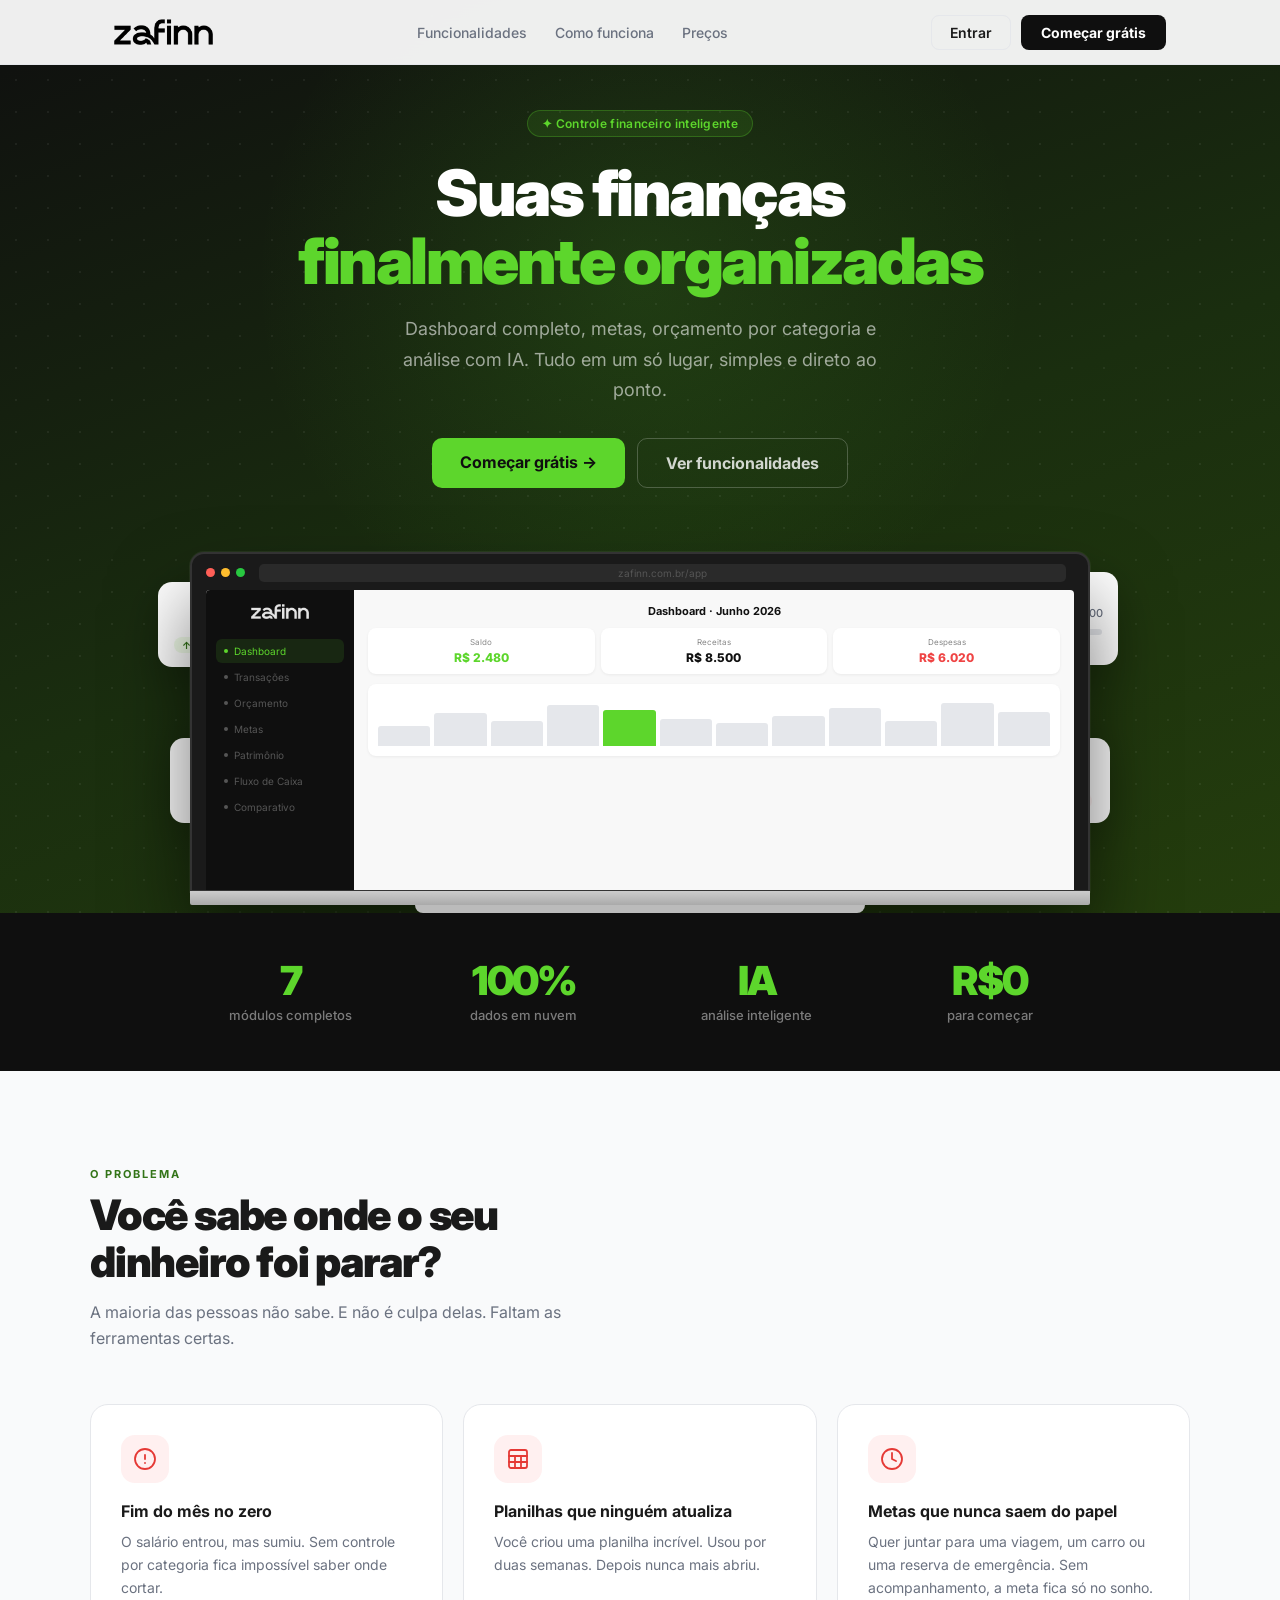
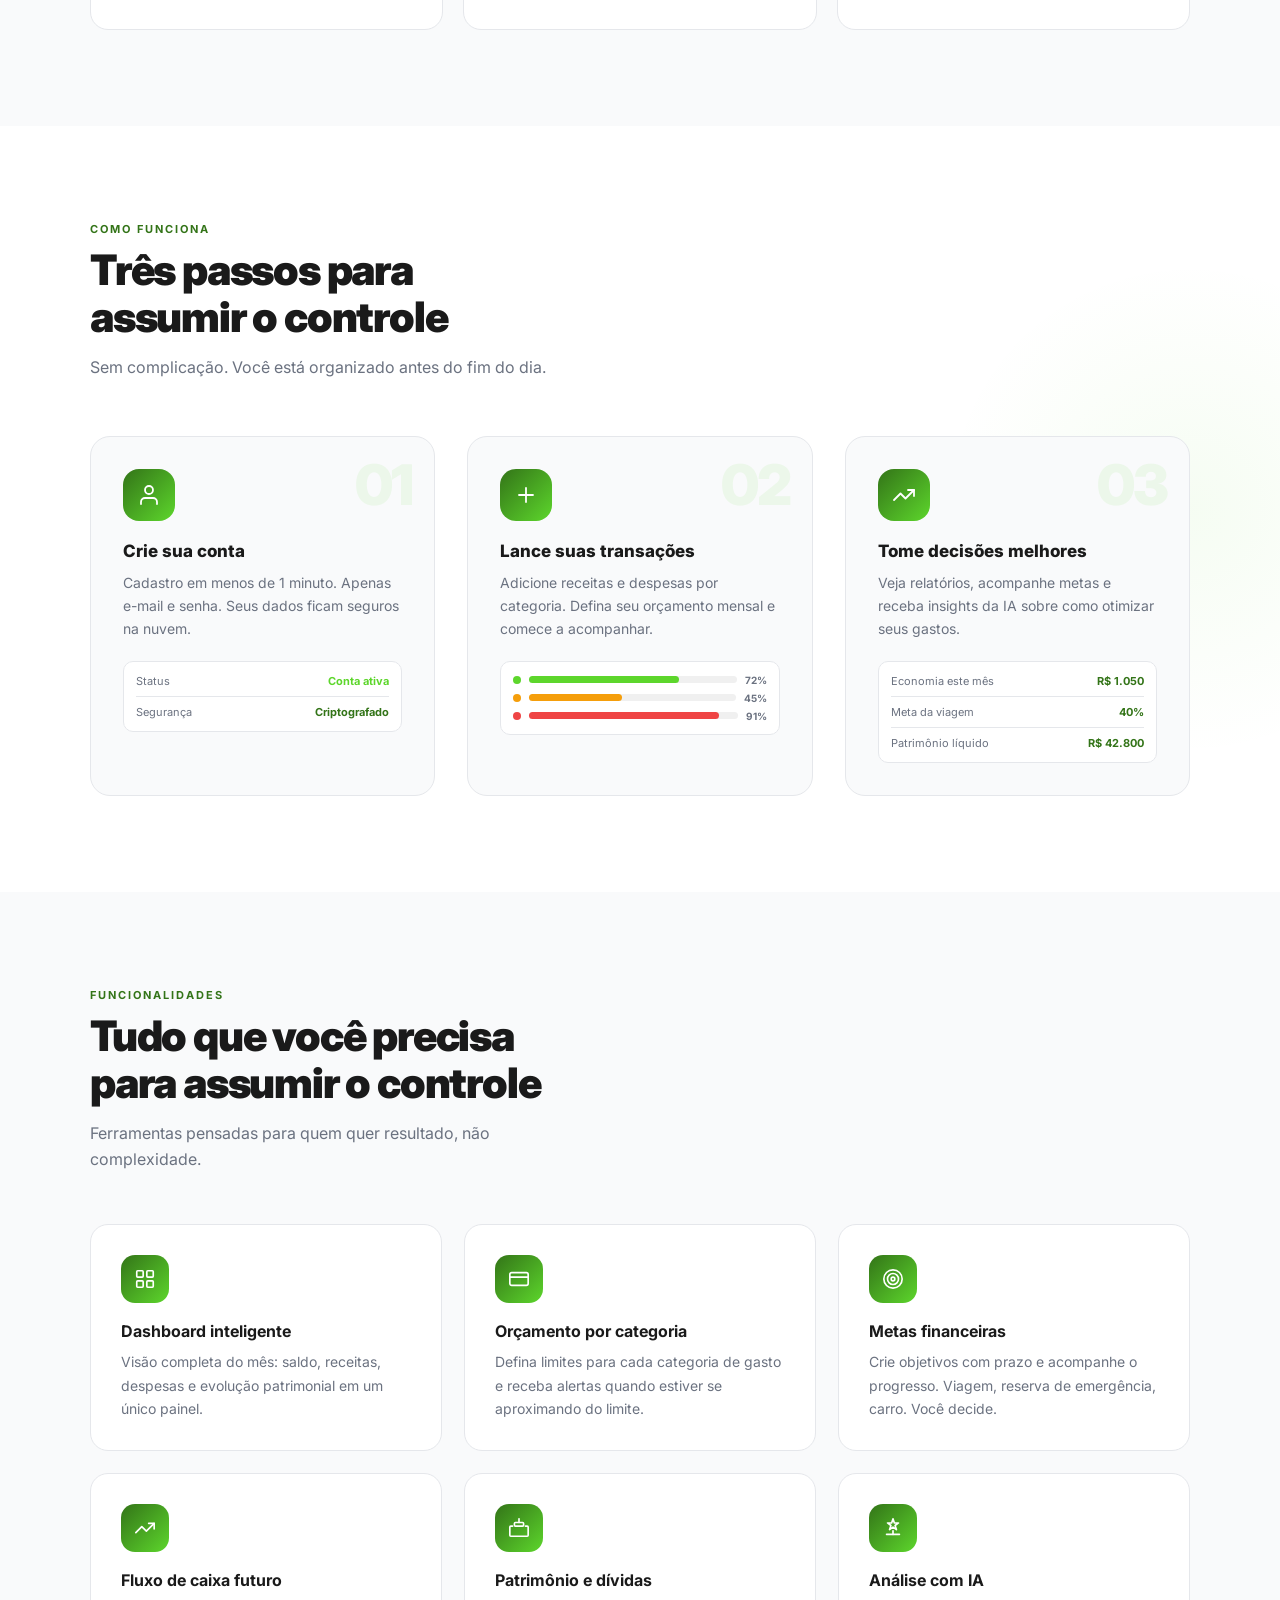
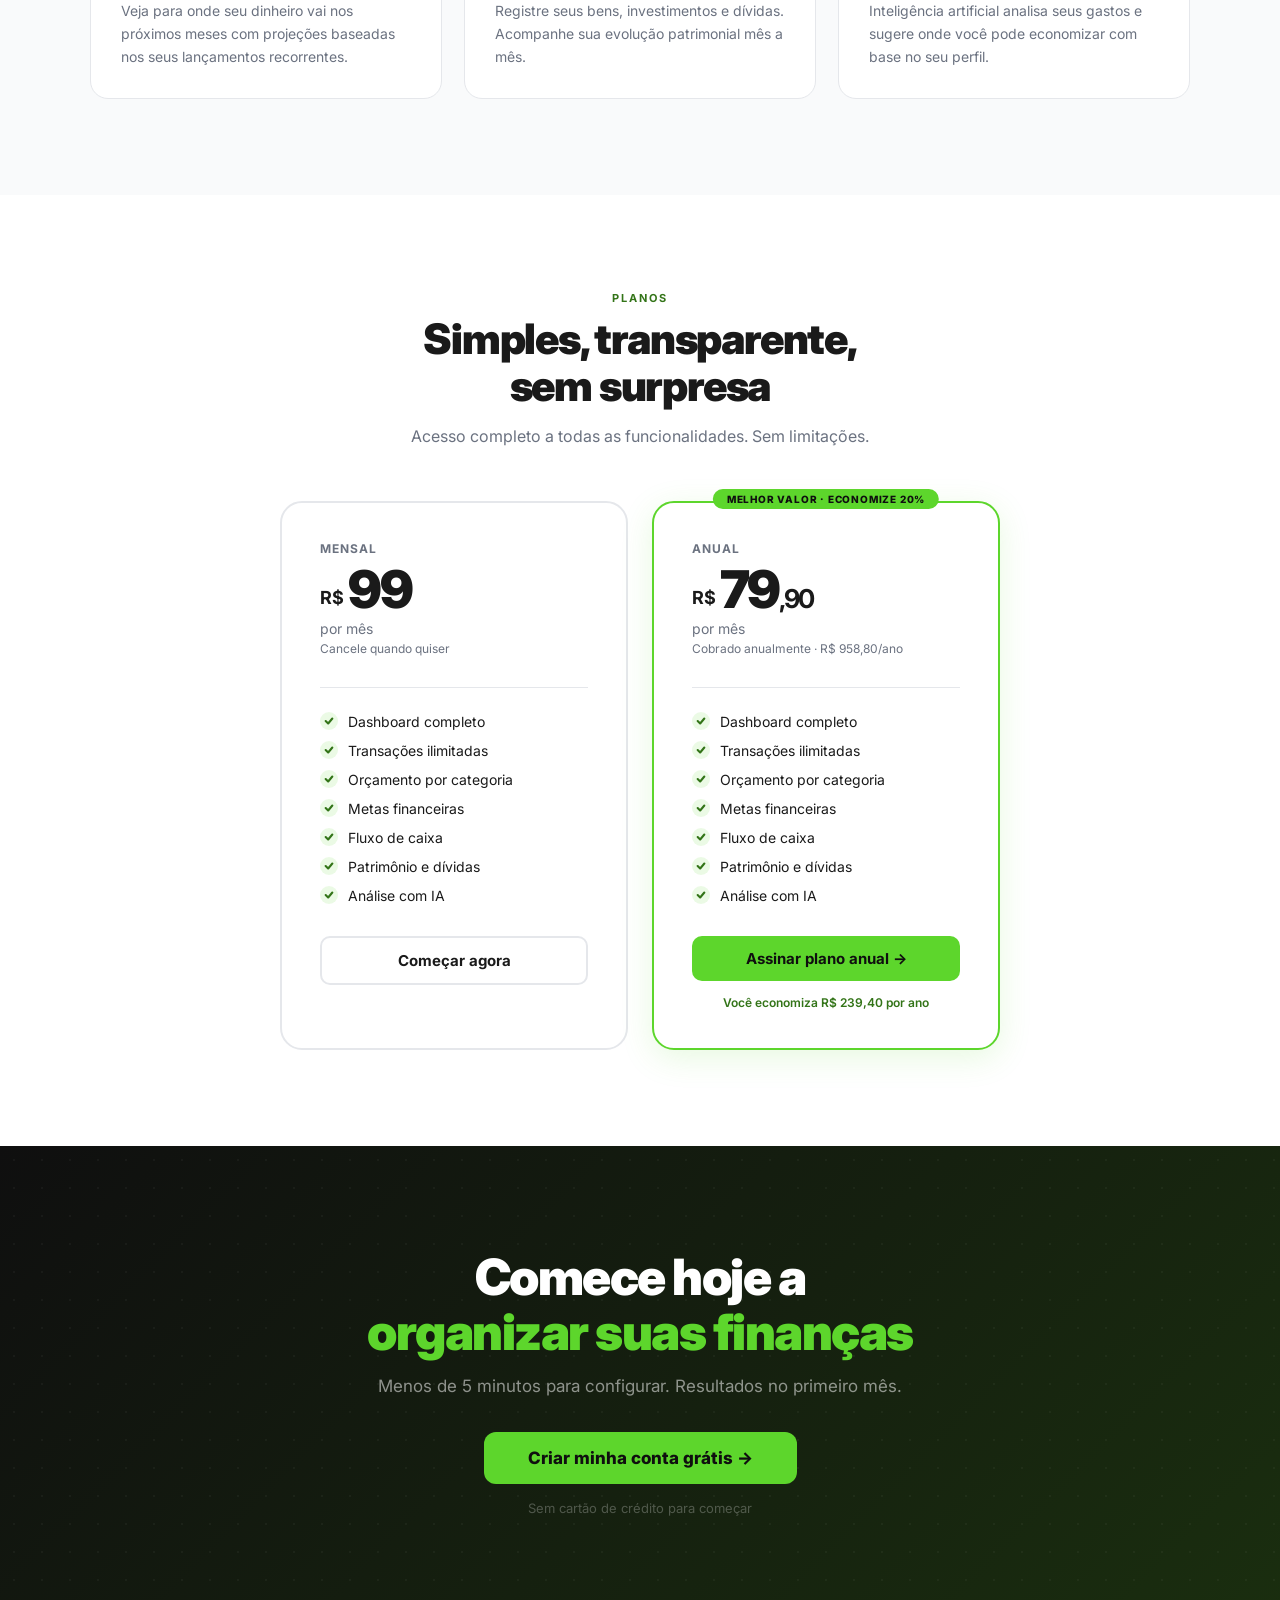
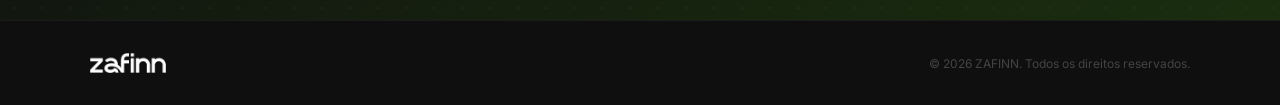
<file: landing.html>
<!DOCTYPE html>
<html lang="pt-BR">
<head>
  <meta charset="UTF-8">
  <meta name="viewport" content="width=device-width, initial-scale=1.0">
  <title>ZAFINN — Suas finanças bem organizadas</title>
  <meta name="description" content="Controle suas finanças com inteligência. Dashboard completo, metas, orçamento e análise de IA.">
  <link rel="preconnect" href="https://fonts.googleapis.com">
  <link href="https://fonts.googleapis.com/css2?family=Inter:wght@400;500;600;700;800;900&display=swap" rel="stylesheet">
  <style>
    *, *::before, *::after { box-sizing: border-box; margin: 0; padding: 0; }
    :root {
      --green: #5DD62C; --green-dark: #337418;
      --black: #0F0F0F; --text: #1a1a1a;
      --muted: #6b7280; --border: #e5e7eb;
      --bg: #fff; --soft: #f9fafb;
    }
    html { scroll-behavior: smooth; }
    body { font-family: 'Inter', sans-serif; color: var(--text); background: var(--bg); -webkit-font-smoothing: antialiased; overflow-x: hidden; }

    /* ── REVEAL ── */
    .reveal { opacity: 0; transform: translateY(30px); transition: opacity .65s cubic-bezier(.16,1,.3,1), transform .65s cubic-bezier(.16,1,.3,1); }
    .reveal.visible { opacity: 1; transform: none; }
    .d1{transition-delay:.08s} .d2{transition-delay:.16s} .d3{transition-delay:.24s}
    .d4{transition-delay:.32s} .d5{transition-delay:.40s} .d6{transition-delay:.48s}

    /* ── NAV ── */
    nav { position: fixed; top: 0; left: 0; right: 0; z-index: 200; background: rgba(255,255,255,.93); backdrop-filter: blur(14px); border-bottom: 1px solid var(--border); transition: box-shadow .3s; }
    nav.scrolled { box-shadow: 0 2px 20px rgba(0,0,0,.07); }
    .nav-inner { max-width: 1100px; margin: 0 auto; padding: 0 24px; height: 64px; display: flex; align-items: center; justify-content: space-between; }
    .nav-logo img { height: 26px; width: auto; filter: brightness(0); display: block; align-self: flex-start; }
    .nav-links { display: flex; gap: 28px; }
    .nav-links a { font-size: 14px; font-weight: 500; color: var(--muted); text-decoration: none; transition: color .2s; }
    .nav-links a:hover { color: var(--text); }
    .nav-actions { display: flex; align-items: center; gap: 10px; }
    .btn-ghost { padding: 8px 18px; border-radius: 8px; border: 1.5px solid var(--border); font-size: 14px; font-weight: 600; color: var(--text); background: transparent; cursor: pointer; text-decoration: none; transition: border-color .2s, color .2s; }
    .btn-ghost:hover { border-color: var(--green); color: var(--green-dark); }
    .btn-primary { padding: 9px 20px; border-radius: 8px; border: none; font-size: 14px; font-weight: 700; color: #fff; background: var(--black); cursor: pointer; text-decoration: none; transition: transform .2s, opacity .2s; }
    .btn-primary:hover { opacity: .85; transform: translateY(-1px); }

    /* ── HERO ── */
    .hero { padding: 110px 24px 0; background: linear-gradient(160deg,#0F0F0F 0%,#1a2e0f 55%,#243d0d 100%); text-align: center; position: relative; overflow: hidden; }
    .hero-glow { position: absolute; top: -120px; left: 50%; transform: translateX(-50%); width: 800px; height: 800px; background: radial-gradient(circle, rgba(93,214,44,.13) 0%, transparent 68%); pointer-events: none; animation: glow-pulse 7s ease-in-out infinite; }
    @keyframes glow-pulse { 0%,100%{opacity:1;transform:translateX(-50%) scale(1)} 50%{opacity:.55;transform:translateX(-50%) scale(1.18)} }
    /* dot grid */
    .hero-dots { position: absolute; inset: 0; background-image: radial-gradient(rgba(255,255,255,.06) 1px, transparent 1px); background-size: 32px 32px; pointer-events: none; }

    .hero-badge { display: inline-flex; align-items: center; gap: 6px; background: rgba(93,214,44,.11); border: 1px solid rgba(93,214,44,.28); border-radius: 999px; padding: 5px 14px; font-size: 12px; font-weight: 600; color: var(--green); margin-bottom: 22px; letter-spacing: .3px; animation: fadeD .7s cubic-bezier(.16,1,.3,1) both; }
    @keyframes fadeD { from{opacity:0;transform:translateY(-12px)} to{opacity:1;transform:none} }
    .hero h1 { font-size: clamp(34px,6vw,64px); font-weight: 900; color: #fff; line-height: 1.07; letter-spacing: -2.5px; margin-bottom: 18px; animation: fadeD .7s .1s cubic-bezier(.16,1,.3,1) both; }
    .hero h1 span { color: var(--green); }
    .hero-sub { font-size: clamp(15px,1.8vw,18px); color: rgba(255,255,255,.58); max-width: 520px; margin: 0 auto 32px; line-height: 1.7; animation: fadeD .7s .18s cubic-bezier(.16,1,.3,1) both; }
    .hero-cta { display: flex; gap: 12px; justify-content: center; flex-wrap: wrap; margin-bottom: 64px; animation: fadeD .7s .26s cubic-bezier(.16,1,.3,1) both; }
    .btn-hero { padding: 14px 28px; border-radius: 10px; border: none; font-size: 16px; font-weight: 700; cursor: pointer; text-decoration: none; display: inline-block; transition: transform .2s, box-shadow .2s, opacity .2s; }
    .btn-green { background: var(--green); color: #0F0F0F; }
    .btn-green:hover { transform: translateY(-2px); box-shadow: 0 8px 28px rgba(93,214,44,.38); }
    .btn-outline { background: transparent; color: rgba(255,255,255,.8); border: 1.5px solid rgba(255,255,255,.22); }
    .btn-outline:hover { border-color: rgba(255,255,255,.5); transform: translateY(-1px); }

    /* floating visual */
    .hero-visual { position: relative; max-width: 900px; margin: 0 auto; animation: fadeUp .9s .34s cubic-bezier(.16,1,.3,1) both; padding-bottom: 0; }
    @keyframes fadeUp { from{opacity:0;transform:translateY(44px)} to{opacity:1;transform:none} }

    /* laptop frame */
    .laptop { position: relative; display: inline-block; width: 100%; }
    .laptop-screen {
      background: #1a1a1a; border-radius: 14px 14px 0 0;
      padding: 10px 14px 0; border: 2px solid #333;
      box-shadow: 0 48px 80px rgba(0,0,0,.55), 0 0 0 1px rgba(255,255,255,.06);
    }
    .laptop-topbar { display: flex; align-items: center; gap: 6px; margin-bottom: 8px; }
    .l-dot { width: 9px; height: 9px; border-radius: 50%; }
    .l-dot:nth-child(1){background:#ff5f57} .l-dot:nth-child(2){background:#ffbd2e} .l-dot:nth-child(3){background:#28c840}
    .l-url { flex: 1; background: #2a2a2a; border-radius: 5px; padding: 3px 10px; font-size: 10px; color: #555; margin: 0 8px; text-align: center; }
    .laptop-inner { background: #f8f8f8; border-radius: 4px 4px 0 0; display: flex; min-height: 300px; }
    .l-sidebar { width: 148px; background: #0F0F0F; padding: 14px 10px; flex-shrink: 0; border-radius: 4px 0 0 0; }
    .l-logo { height: 15px; margin-bottom: 16px; opacity: .9; }
    .l-nav { padding: 6px 8px; border-radius: 6px; font-size: 10px; color: #555; margin-bottom: 2px; display: flex; align-items: center; gap: 6px; }
    .l-nav.on { background: rgba(93,214,44,.12); color: #5DD62C; }
    .l-dot2 { width: 4px; height: 4px; border-radius: 50%; background: currentColor; flex-shrink: 0; }
    .l-content { flex: 1; padding: 14px; }
    .l-title { font-size: 11px; font-weight: 700; color: #111; margin-bottom: 10px; }
    .l-cards { display: grid; grid-template-columns: repeat(3,1fr); gap: 6px; margin-bottom: 10px; }
    .l-card { background: white; border-radius: 8px; padding: 9px; box-shadow: 0 1px 3px rgba(0,0,0,.06); }
    .l-card-lbl { font-size: 8px; color: #888; margin-bottom: 3px; }
    .l-card-val { font-size: 12px; font-weight: 800; color: #111; }
    .l-card-val.g { color: #5DD62C; } .l-card-val.r { color: #ef4444; }
    .l-chart { background: white; border-radius: 8px; padding: 10px; box-shadow: 0 1px 3px rgba(0,0,0,.06); height: 72px; display: flex; align-items: flex-end; gap: 4px; }
    .l-bar { flex: 1; border-radius: 3px 3px 0 0; background: #e5e7eb; }
    .l-bar.on { background: var(--green); }
    .laptop-base { background: linear-gradient(to bottom, #ccc, #aaa); height: 14px; border-radius: 0 0 2px 2px; margin-top: -1px; }
    .laptop-foot { background: #bbb; height: 8px; border-radius: 0 0 8px 8px; width: 50%; margin: 0 auto; }

    /* floating cards */
    .float-card {
      position: absolute; background: white; border-radius: 14px;
      box-shadow: 0 12px 40px rgba(0,0,0,.18); padding: 14px 16px;
      font-size: 12px; min-width: 140px;
      animation: float-anim 4s ease-in-out infinite;
    }
    @keyframes float-anim { 0%,100%{transform:translateY(0)} 50%{transform:translateY(-8px)} }
    .fc-label { font-size: 10px; color: var(--muted); margin-bottom: 4px; }
    .fc-value { font-size: 18px; font-weight: 900; letter-spacing: -0.5px; }
    .fc-value.green { color: var(--green-dark); }
    .fc-value.red { color: #ef4444; }
    .fc-badge { display: inline-flex; align-items: center; gap: 4px; background: #f0fce8; color: var(--green-dark); font-size: 10px; font-weight: 700; padding: 2px 8px; border-radius: 999px; margin-top: 4px; }
    .fc-badge.bad { background: #fef2f2; color: #dc2626; }

    /* progress mini card */
    .fc-progress { margin-top: 8px; }
    .fc-prog-label { display: flex; justify-content: space-between; font-size: 10px; color: var(--muted); margin-bottom: 4px; }
    .fc-prog-track { background: #e5e7eb; border-radius: 999px; height: 6px; }
    .fc-prog-fill { background: var(--green); border-radius: 999px; height: 6px; }

    /* position of each card */
    .fc1 { left: -32px; top: 30px; animation-delay: 0s; animation-duration: 4.5s; }
    .fc2 { right: -28px; top: 20px; animation-delay: 1s; animation-duration: 3.8s; }
    .fc3 { right: -20px; bottom: 90px; animation-delay: .5s; animation-duration: 4.2s; }
    .fc4 { left: -20px; bottom: 90px; animation-delay: 1.5s; animation-duration: 5s; }

    /* ── METRICS STRIP ── */
    .metrics-strip { background: #0F0F0F; padding: 48px 24px; }
    .metrics-inner { max-width: 900px; margin: 0 auto; display: grid; grid-template-columns: repeat(auto-fit,minmax(180px,1fr)); gap: 32px; text-align: center; }
    .metric-value { font-size: 40px; font-weight: 900; color: var(--green); letter-spacing: -2px; line-height: 1; margin-bottom: 6px; }
    .metric-label { font-size: 13px; color: rgba(255,255,255,.45); font-weight: 500; }

    /* ── DORES ── */
    .section-pain { padding: 96px 24px; background: var(--soft); }
    .section-inner { max-width: 1100px; margin: 0 auto; }
    .section-label { font-size: 11px; font-weight: 700; letter-spacing: 2px; color: var(--green-dark); text-transform: uppercase; margin-bottom: 10px; }
    .section-title { font-size: clamp(26px,4vw,42px); font-weight: 900; letter-spacing: -1.2px; line-height: 1.12; margin-bottom: 14px; }
    .section-sub { font-size: 16px; color: var(--muted); max-width: 480px; line-height: 1.65; }
    .pain-grid { display: grid; grid-template-columns: repeat(auto-fit,minmax(280px,1fr)); gap: 20px; margin-top: 52px; }
    .pain-card { background: white; border-radius: 18px; padding: 30px; border: 1.5px solid var(--border); transition: transform .3s cubic-bezier(.16,1,.3,1), box-shadow .3s; }
    .pain-card:hover { transform: translateY(-5px); box-shadow: 0 16px 40px rgba(0,0,0,.08); }
    .pain-icon { width: 48px; height: 48px; border-radius: 14px; background: #fff0f0; display: flex; align-items: center; justify-content: center; margin-bottom: 18px; }
    .pain-icon svg { width: 24px; height: 24px; stroke: #e53935; fill: none; stroke-width: 1.8; stroke-linecap: round; stroke-linejoin: round; }
    .pain-title { font-size: 16px; font-weight: 700; margin-bottom: 9px; }
    .pain-text { font-size: 14px; color: var(--muted); line-height: 1.65; }

    /* ── COMO FUNCIONA ── */
    .section-how { padding: 96px 24px; background: var(--bg); position: relative; overflow: hidden; }
    .section-how::before { content: ''; position: absolute; right: -160px; top: 50%; transform: translateY(-50%); width: 500px; height: 500px; background: radial-gradient(circle, rgba(93,214,44,.06) 0%, transparent 70%); pointer-events: none; }
    .steps-grid { display: grid; grid-template-columns: repeat(auto-fit,minmax(260px,1fr)); gap: 32px; margin-top: 56px; }
    .step-card { position: relative; padding: 32px; border-radius: 20px; background: var(--soft); border: 1.5px solid var(--border); transition: transform .3s cubic-bezier(.16,1,.3,1), box-shadow .3s; overflow: hidden; }
    .step-card:hover { transform: translateY(-5px); box-shadow: 0 20px 48px rgba(0,0,0,.07); }
    .step-num { position: absolute; top: 20px; right: 22px; font-size: 56px; font-weight: 900; color: rgba(93,214,44,.08); line-height: 1; letter-spacing: -2px; pointer-events: none; }
    .step-icon { width: 52px; height: 52px; border-radius: 16px; background: linear-gradient(135deg, var(--green-dark), var(--green)); display: flex; align-items: center; justify-content: center; margin-bottom: 20px; }
    .step-icon svg { width: 24px; height: 24px; stroke: white; fill: none; stroke-width: 1.8; stroke-linecap: round; stroke-linejoin: round; }
    .step-title { font-size: 17px; font-weight: 800; margin-bottom: 10px; }
    .step-text { font-size: 14px; color: var(--muted); line-height: 1.65; }
    /* small ui snippet inside step card */
    .step-snippet { margin-top: 20px; background: white; border-radius: 10px; padding: 12px; border: 1px solid var(--border); }
    .snip-row { display: flex; align-items: center; gap: 8px; margin-bottom: 6px; }
    .snip-dot { width: 8px; height: 8px; border-radius: 50%; flex-shrink: 0; }
    .snip-bar-wrap { flex: 1; background: #f0f0f0; border-radius: 999px; height: 7px; }
    .snip-bar-fill { background: var(--green); border-radius: 999px; height: 7px; }
    .snip-pct { font-size: 10px; font-weight: 700; color: var(--muted); flex-shrink: 0; }
    .snip-line { height: 1px; background: var(--border); margin: 8px 0; }
    .snip-stat { display: flex; justify-content: space-between; font-size: 11px; }
    .snip-stat span:first-child { color: var(--muted); }
    .snip-stat span:last-child { font-weight: 700; color: var(--green-dark); }

    /* ── FEATURES ── */
    .section-features { padding: 96px 24px; background: var(--soft); }
    .features-grid { display: grid; grid-template-columns: repeat(auto-fit,minmax(300px,1fr)); gap: 22px; margin-top: 52px; }
    .feature-card { background: var(--bg); border-radius: 18px; padding: 30px; border: 1.5px solid var(--border); transition: transform .3s cubic-bezier(.16,1,.3,1), box-shadow .3s, border-color .3s; }
    .feature-card:hover { transform: translateY(-5px); border-color: var(--green); box-shadow: 0 16px 40px rgba(93,214,44,.09); }
    .feature-icon { width: 48px; height: 48px; border-radius: 14px; background: linear-gradient(135deg, var(--green-dark), var(--green)); display: flex; align-items: center; justify-content: center; margin-bottom: 18px; }
    .feature-icon svg { width: 22px; height: 22px; stroke: white; fill: none; stroke-width: 1.8; stroke-linecap: round; stroke-linejoin: round; }
    .feature-title { font-size: 16px; font-weight: 700; margin-bottom: 9px; }
    .feature-text { font-size: 14px; color: var(--muted); line-height: 1.65; }

    /* ── PREÇOS ── */
    .section-pricing { padding: 96px 24px; background: var(--bg); }
    .pricing-grid { display: grid; grid-template-columns: repeat(auto-fit,minmax(300px,1fr)); gap: 24px; margin-top: 52px; max-width: 720px; margin-left: auto; margin-right: auto; }
    .pricing-card { background: white; border-radius: 22px; padding: 38px; border: 2px solid var(--border); position: relative; transition: transform .3s cubic-bezier(.16,1,.3,1), box-shadow .3s; }
    .pricing-card:hover { transform: translateY(-4px); box-shadow: 0 20px 48px rgba(0,0,0,.08); }
    .pricing-card.featured { border-color: var(--green); box-shadow: 0 8px 32px rgba(93,214,44,.15); }
    .pricing-card.featured:hover { box-shadow: 0 24px 56px rgba(93,214,44,.22); }
    .pricing-badge { position: absolute; top: -14px; left: 50%; transform: translateX(-50%); background: var(--green); color: #0F0F0F; font-size: 10px; font-weight: 800; letter-spacing: .8px; padding: 4px 14px; border-radius: 999px; white-space: nowrap; text-transform: uppercase; }
    .pricing-plan { font-size: 12px; font-weight: 700; color: var(--muted); margin-bottom: 8px; text-transform: uppercase; letter-spacing: 1px; }
    .pricing-price { display: flex; align-items: flex-end; gap: 4px; margin-bottom: 4px; }
    .pricing-currency { font-size: 18px; font-weight: 700; margin-bottom: 8px; }
    .pricing-value { font-size: 52px; font-weight: 900; letter-spacing: -2px; line-height: 1; }
    .pricing-period { font-size: 14px; color: var(--muted); margin-bottom: 4px; }
    .pricing-note { font-size: 12px; color: var(--muted); margin-bottom: 28px; min-height: 18px; }
    .pricing-divider { border: none; border-top: 1px solid var(--border); margin-bottom: 24px; }
    .pricing-features { list-style: none; margin-bottom: 32px; }
    .pricing-features li { display: flex; align-items: center; gap: 10px; font-size: 14px; margin-bottom: 11px; }
    .pcheck { width: 18px; height: 18px; border-radius: 50%; background: rgba(93,214,44,.12); display: flex; align-items: center; justify-content: center; flex-shrink: 0; }
    .pcheck svg { width: 10px; height: 10px; stroke: var(--green-dark); fill: none; stroke-width: 2.5; stroke-linecap: round; stroke-linejoin: round; }
    .btn-plan { width: 100%; padding: 13px; border-radius: 10px; border: none; font-size: 15px; font-weight: 700; cursor: pointer; text-decoration: none; display: block; text-align: center; transition: opacity .2s, transform .2s, box-shadow .2s; }
    .btn-plan-green { background: var(--green); color: #0F0F0F; }
    .btn-plan-green:hover { opacity: .88; transform: translateY(-2px); box-shadow: 0 8px 24px rgba(93,214,44,.3); }
    .btn-plan-outline { background: transparent; color: var(--text); border: 2px solid var(--border); }
    .btn-plan-outline:hover { border-color: var(--green); color: var(--green-dark); transform: translateY(-1px); }
    .pricing-economy { text-align: center; margin-top: 14px; font-size: 12px; color: var(--green-dark); font-weight: 600; }

    /* ── CTA ── */
    .section-cta { padding: 104px 24px; background: linear-gradient(135deg,#0F0F0F 0%,#1a2e0f 100%); text-align: center; position: relative; overflow: hidden; }
    .section-cta::before { content:''; position:absolute; inset:0; background-image: radial-gradient(rgba(255,255,255,.04) 1px, transparent 1px); background-size: 28px 28px; pointer-events:none; }
    .section-cta h2 { font-size: clamp(30px,5vw,50px); font-weight: 900; color: white; letter-spacing: -1.5px; line-height: 1.1; margin-bottom: 16px; position: relative; }
    .section-cta h2 span { color: var(--green); }
    .section-cta p { font-size: 17px; color: rgba(255,255,255,.52); margin-bottom: 36px; position: relative; }
    .btn-cta-big { display: inline-block; padding: 16px 44px; border-radius: 12px; background: var(--green); color: #0F0F0F; font-size: 17px; font-weight: 800; text-decoration: none; transition: transform .2s, box-shadow .2s; position: relative; }
    .btn-cta-big:hover { transform: translateY(-3px); box-shadow: 0 14px 36px rgba(93,214,44,.42); }
    .cta-note { font-size: 13px; color: rgba(255,255,255,.25); margin-top: 16px; position: relative; }

    /* ── FOOTER ── */
    footer { background: #0F0F0F; padding: 32px 24px; border-top: 1px solid rgba(255,255,255,.05); }
    .footer-inner { max-width: 1100px; margin: 0 auto; display: flex; align-items: center; justify-content: space-between; flex-wrap: wrap; gap: 12px; }
    .footer-logo img { height: 20px; width: auto; display: block; }
    .footer-copy { font-size: 12px; color: #444; }

    /* ── RESPONSIVE ── */
    @media(max-width:768px) {
      .nav-links { display: none; }
      .nav-actions .btn-ghost { display: none; }
      .l-sidebar { display: none; }
      .l-cards { grid-template-columns: repeat(2,1fr); }
      .fc1,.fc2,.fc3,.fc4 { display: none; }
      .hero-visual { padding: 0 8px; }
    }
    @media(max-width:480px) {
      .hero { padding: 96px 16px 0; }
      .section-pain,.section-how,.section-features,.section-pricing { padding: 64px 16px; }
    }
  </style>
</head>
<body>

<!-- NAV -->
<nav id="nav">
  <div class="nav-inner">
    <a class="nav-logo" href="#"><img src="images/logo.png" alt="ZAFINN"></a>
    <div class="nav-links">
      <a href="#funcionalidades">Funcionalidades</a>
      <a href="#como-funciona">Como funciona</a>
      <a href="#precos">Preços</a>
    </div>
    <div class="nav-actions">
      <a href="index.html" class="btn-ghost">Entrar</a>
      <a href="index.html" class="btn-primary">Começar grátis</a>
    </div>
  </div>
</nav>

<!-- HERO -->
<section class="hero">
  <div class="hero-glow"></div>
  <div class="hero-dots"></div>
  <div class="hero-badge">✦ Controle financeiro inteligente</div>
  <h1>Suas finanças<br><span>finalmente organizadas</span></h1>
  <p class="hero-sub">Dashboard completo, metas, orçamento por categoria e análise com IA. Tudo em um só lugar, simples e direto ao ponto.</p>
  <div class="hero-cta">
    <a href="index.html" class="btn-hero btn-green">Começar grátis →</a>
    <a href="#funcionalidades" class="btn-hero btn-outline">Ver funcionalidades</a>
  </div>

  <div class="hero-visual">
    <!-- floating card: saldo -->
    <div class="float-card fc1">
      <div class="fc-label">Saldo do mês</div>
      <div class="fc-value green">R$ 2.480</div>
      <div class="fc-badge">↑ 12% vs mês anterior</div>
    </div>
    <!-- floating card: meta -->
    <div class="float-card fc2">
      <div class="fc-label">Meta · Viagem Europa</div>
      <div class="fc-value" style="font-size:15px;margin-bottom:8px">R$ 3.200 <span style="font-size:11px;color:var(--muted);font-weight:500">de R$ 8.000</span></div>
      <div class="fc-prog-track"><div class="fc-prog-fill" style="width:40%"></div></div>
      <div style="font-size:10px;color:var(--muted);margin-top:4px">40% concluído</div>
    </div>
    <!-- floating card: alerta -->
    <div class="float-card fc3" style="min-width:160px">
      <div class="fc-label">Alimentação</div>
      <div class="fc-value red">R$ 890</div>
      <div class="fc-badge bad">↑ 18% acima do limite</div>
    </div>
    <!-- floating card: economia -->
    <div class="float-card fc4">
      <div class="fc-label">Economia no mês</div>
      <div class="fc-value green">R$ 1.050</div>
      <div class="fc-badge">✓ Meta atingida</div>
    </div>

    <!-- laptop mockup -->
    <div class="laptop">
      <div class="laptop-screen">
        <div class="laptop-topbar">
          <div class="l-dot"></div><div class="l-dot"></div><div class="l-dot"></div>
          <div class="l-url">zafinn.com.br/app</div>
        </div>
        <div class="laptop-inner">
          <div class="l-sidebar">
            <img src="images/logo.png" alt="ZAFINN" class="l-logo">
            <div class="l-nav on"><span class="l-dot2"></span>Dashboard</div>
            <div class="l-nav"><span class="l-dot2"></span>Transações</div>
            <div class="l-nav"><span class="l-dot2"></span>Orçamento</div>
            <div class="l-nav"><span class="l-dot2"></span>Metas</div>
            <div class="l-nav"><span class="l-dot2"></span>Patrimônio</div>
            <div class="l-nav"><span class="l-dot2"></span>Fluxo de Caixa</div>
            <div class="l-nav"><span class="l-dot2"></span>Comparativo</div>
          </div>
          <div class="l-content">
            <div class="l-title">Dashboard · Junho 2026</div>
            <div class="l-cards">
              <div class="l-card"><div class="l-card-lbl">Saldo</div><div class="l-card-val g">R$ 2.480</div></div>
              <div class="l-card"><div class="l-card-lbl">Receitas</div><div class="l-card-val">R$ 8.500</div></div>
              <div class="l-card"><div class="l-card-lbl">Despesas</div><div class="l-card-val r">R$ 6.020</div></div>
            </div>
            <div class="l-chart">
              <div class="l-bar" style="height:38%"></div><div class="l-bar" style="height:62%"></div>
              <div class="l-bar" style="height:48%"></div><div class="l-bar" style="height:78%"></div>
              <div class="l-bar on" style="height:68%"></div><div class="l-bar" style="height:52%"></div>
              <div class="l-bar" style="height:44%"></div><div class="l-bar" style="height:58%"></div>
              <div class="l-bar" style="height:72%"></div><div class="l-bar" style="height:48%"></div>
              <div class="l-bar" style="height:83%"></div><div class="l-bar" style="height:65%"></div>
            </div>
          </div>
        </div>
      </div>
      <div class="laptop-base"></div>
      <div class="laptop-foot"></div>
    </div>
  </div>
</section>

<!-- METRICS -->
<div class="metrics-strip">
  <div class="metrics-inner">
    <div class="reveal">
      <div class="metric-value">7</div>
      <div class="metric-label">módulos completos</div>
    </div>
    <div class="reveal d1">
      <div class="metric-value">100%</div>
      <div class="metric-label">dados em nuvem</div>
    </div>
    <div class="reveal d2">
      <div class="metric-value">IA</div>
      <div class="metric-label">análise inteligente</div>
    </div>
    <div class="reveal d3">
      <div class="metric-value">R$0</div>
      <div class="metric-label">para começar</div>
    </div>
  </div>
</div>

<!-- DORES -->
<section class="section-pain">
  <div class="section-inner">
    <div class="section-label reveal">O problema</div>
    <h2 class="section-title reveal d1">Você sabe onde o seu<br>dinheiro foi parar?</h2>
    <p class="section-sub reveal d2">A maioria das pessoas não sabe. E não é culpa delas. Faltam as ferramentas certas.</p>
    <div class="pain-grid">
      <div class="pain-card reveal d1">
        <div class="pain-icon"><svg viewBox="0 0 24 24"><circle cx="12" cy="12" r="10"/><line x1="12" y1="8" x2="12" y2="12"/><line x1="12" y1="16" x2="12.01" y2="16"/></svg></div>
        <div class="pain-title">Fim do mês no zero</div>
        <div class="pain-text">O salário entrou, mas sumiu. Sem controle por categoria fica impossível saber onde cortar.</div>
      </div>
      <div class="pain-card reveal d2">
        <div class="pain-icon"><svg viewBox="0 0 24 24"><rect x="3" y="3" width="18" height="18" rx="2"/><line x1="3" y1="9" x2="21" y2="9"/><line x1="3" y1="15" x2="21" y2="15"/><line x1="9" y1="9" x2="9" y2="21"/><line x1="15" y1="9" x2="15" y2="21"/></svg></div>
        <div class="pain-title">Planilhas que ninguém atualiza</div>
        <div class="pain-text">Você criou uma planilha incrível. Usou por duas semanas. Depois nunca mais abriu.</div>
      </div>
      <div class="pain-card reveal d3">
        <div class="pain-icon"><svg viewBox="0 0 24 24"><circle cx="12" cy="12" r="10"/><polyline points="12 6 12 12 16 14"/></svg></div>
        <div class="pain-title">Metas que nunca saem do papel</div>
        <div class="pain-text">Quer juntar para uma viagem, um carro ou uma reserva de emergência. Sem acompanhamento, a meta fica só no sonho.</div>
      </div>
    </div>
  </div>
</section>

<!-- COMO FUNCIONA -->
<section class="section-how" id="como-funciona">
  <div class="section-inner">
    <div class="section-label reveal">Como funciona</div>
    <h2 class="section-title reveal d1">Três passos para<br>assumir o controle</h2>
    <p class="section-sub reveal d2">Sem complicação. Você está organizado antes do fim do dia.</p>
    <div class="steps-grid">

      <div class="step-card reveal d1">
        <div class="step-num">01</div>
        <div class="step-icon">
          <svg viewBox="0 0 24 24"><path d="M20 21v-2a4 4 0 0 0-4-4H8a4 4 0 0 0-4 4v2"/><circle cx="12" cy="7" r="4"/></svg>
        </div>
        <div class="step-title">Crie sua conta</div>
        <div class="step-text">Cadastro em menos de 1 minuto. Apenas e-mail e senha. Seus dados ficam seguros na nuvem.</div>
        <div class="step-snippet">
          <div class="snip-stat"><span>Status</span><span style="color:var(--green)">Conta ativa</span></div>
          <div class="snip-line"></div>
          <div class="snip-stat"><span>Segurança</span><span>Criptografado</span></div>
        </div>
      </div>

      <div class="step-card reveal d2">
        <div class="step-num">02</div>
        <div class="step-icon">
          <svg viewBox="0 0 24 24"><line x1="12" y1="5" x2="12" y2="19"/><line x1="5" y1="12" x2="19" y2="12"/></svg>
        </div>
        <div class="step-title">Lance suas transações</div>
        <div class="step-text">Adicione receitas e despesas por categoria. Defina seu orçamento mensal e comece a acompanhar.</div>
        <div class="step-snippet">
          <div class="snip-row">
            <div class="snip-dot" style="background:#5DD62C"></div>
            <div class="snip-bar-wrap"><div class="snip-bar-fill" style="width:72%"></div></div>
            <div class="snip-pct">72%</div>
          </div>
          <div class="snip-row">
            <div class="snip-dot" style="background:#f59e0b"></div>
            <div class="snip-bar-wrap"><div class="snip-bar-fill" style="width:45%;background:#f59e0b"></div></div>
            <div class="snip-pct">45%</div>
          </div>
          <div class="snip-row" style="margin-bottom:0">
            <div class="snip-dot" style="background:#ef4444"></div>
            <div class="snip-bar-wrap"><div class="snip-bar-fill" style="width:91%;background:#ef4444"></div></div>
            <div class="snip-pct">91%</div>
          </div>
        </div>
      </div>

      <div class="step-card reveal d3">
        <div class="step-num">03</div>
        <div class="step-icon">
          <svg viewBox="0 0 24 24"><polyline points="22 7 13.5 15.5 8.5 10.5 2 17"/><polyline points="16 7 22 7 22 13"/></svg>
        </div>
        <div class="step-title">Tome decisões melhores</div>
        <div class="step-text">Veja relatórios, acompanhe metas e receba insights da IA sobre como otimizar seus gastos.</div>
        <div class="step-snippet">
          <div class="snip-stat"><span>Economia este mês</span><span style="color:var(--green-dark)">R$ 1.050</span></div>
          <div class="snip-line"></div>
          <div class="snip-stat"><span>Meta da viagem</span><span>40%</span></div>
          <div class="snip-line"></div>
          <div class="snip-stat"><span>Patrimônio líquido</span><span style="color:var(--green-dark)">R$ 42.800</span></div>
        </div>
      </div>

    </div>
  </div>
</section>

<!-- FEATURES -->
<section class="section-features" id="funcionalidades">
  <div class="section-inner">
    <div class="section-label reveal">Funcionalidades</div>
    <h2 class="section-title reveal d1">Tudo que você precisa<br>para assumir o controle</h2>
    <p class="section-sub reveal d2">Ferramentas pensadas para quem quer resultado, não complexidade.</p>
    <div class="features-grid">
      <div class="feature-card reveal d1">
        <div class="feature-icon"><svg viewBox="0 0 24 24"><rect x="3" y="3" width="7" height="7" rx="1"/><rect x="14" y="3" width="7" height="7" rx="1"/><rect x="3" y="14" width="7" height="7" rx="1"/><rect x="14" y="14" width="7" height="7" rx="1"/></svg></div>
        <div class="feature-title">Dashboard inteligente</div>
        <div class="feature-text">Visão completa do mês: saldo, receitas, despesas e evolução patrimonial em um único painel.</div>
      </div>
      <div class="feature-card reveal d2">
        <div class="feature-icon"><svg viewBox="0 0 24 24"><rect x="2" y="5" width="20" height="14" rx="2"/><line x1="2" y1="10" x2="22" y2="10"/></svg></div>
        <div class="feature-title">Orçamento por categoria</div>
        <div class="feature-text">Defina limites para cada categoria de gasto e receba alertas quando estiver se aproximando do limite.</div>
      </div>
      <div class="feature-card reveal d3">
        <div class="feature-icon"><svg viewBox="0 0 24 24"><circle cx="12" cy="12" r="10"/><circle cx="12" cy="12" r="6"/><circle cx="12" cy="12" r="2"/></svg></div>
        <div class="feature-title">Metas financeiras</div>
        <div class="feature-text">Crie objetivos com prazo e acompanhe o progresso. Viagem, reserva de emergência, carro. Você decide.</div>
      </div>
      <div class="feature-card reveal d4">
        <div class="feature-icon"><svg viewBox="0 0 24 24"><polyline points="22 7 13.5 15.5 8.5 10.5 2 17"/><polyline points="16 7 22 7 22 13"/></svg></div>
        <div class="feature-title">Fluxo de caixa futuro</div>
        <div class="feature-text">Veja para onde seu dinheiro vai nos próximos meses com projeções baseadas nos seus lançamentos recorrentes.</div>
      </div>
      <div class="feature-card reveal d5">
        <div class="feature-icon"><svg viewBox="0 0 24 24"><line x1="12" y1="2" x2="12" y2="6"/><path d="M5 10H3a1 1 0 0 0-1 1v9a1 1 0 0 0 1 1h18a1 1 0 0 0 1-1v-9a1 1 0 0 0-1-1h-2"/><rect x="7" y="6" width="10" height="4" rx="1"/></svg></div>
        <div class="feature-title">Patrimônio e dívidas</div>
        <div class="feature-text">Registre seus bens, investimentos e dívidas. Acompanhe sua evolução patrimonial mês a mês.</div>
      </div>
      <div class="feature-card reveal d6">
        <div class="feature-icon"><svg viewBox="0 0 24 24"><path d="M12 2l1.5 4.5H18l-3.75 2.75 1.5 4.5L12 11 8.25 13.75l1.5-4.5L6 6.5h4.5z"/><path d="M5 19h14"/><path d="M12 15v4"/></svg></div>
        <div class="feature-title">Análise com IA</div>
        <div class="feature-text">Inteligência artificial analisa seus gastos e sugere onde você pode economizar com base no seu perfil.</div>
      </div>
    </div>
  </div>
</section>

<!-- PREÇOS -->
<section class="section-pricing" id="precos">
  <div class="section-inner">
    <div style="text-align:center">
      <div class="section-label reveal" style="display:flex;justify-content:center">Planos</div>
      <h2 class="section-title reveal d1" style="text-align:center">Simples, transparente,<br>sem surpresa</h2>
      <p class="section-sub reveal d2" style="margin:0 auto">Acesso completo a todas as funcionalidades. Sem limitações.</p>
    </div>
    <div class="pricing-grid">
      <div class="pricing-card reveal d1">
        <div class="pricing-plan">Mensal</div>
        <div class="pricing-price"><div class="pricing-currency">R$</div><div class="pricing-value">99</div></div>
        <div class="pricing-period">por mês</div>
        <div class="pricing-note">Cancele quando quiser</div>
        <hr class="pricing-divider">
        <ul class="pricing-features">
          <li><span class="pcheck"><svg viewBox="0 0 12 12"><polyline points="2,6 5,9 10,3"/></svg></span>Dashboard completo</li>
          <li><span class="pcheck"><svg viewBox="0 0 12 12"><polyline points="2,6 5,9 10,3"/></svg></span>Transações ilimitadas</li>
          <li><span class="pcheck"><svg viewBox="0 0 12 12"><polyline points="2,6 5,9 10,3"/></svg></span>Orçamento por categoria</li>
          <li><span class="pcheck"><svg viewBox="0 0 12 12"><polyline points="2,6 5,9 10,3"/></svg></span>Metas financeiras</li>
          <li><span class="pcheck"><svg viewBox="0 0 12 12"><polyline points="2,6 5,9 10,3"/></svg></span>Fluxo de caixa</li>
          <li><span class="pcheck"><svg viewBox="0 0 12 12"><polyline points="2,6 5,9 10,3"/></svg></span>Patrimônio e dívidas</li>
          <li><span class="pcheck"><svg viewBox="0 0 12 12"><polyline points="2,6 5,9 10,3"/></svg></span>Análise com IA</li>
        </ul>
        <a href="index.html" class="btn-plan btn-plan-outline">Começar agora</a>
      </div>
      <div class="pricing-card featured reveal d2">
        <div class="pricing-badge">MELHOR VALOR · ECONOMIZE 20%</div>
        <div class="pricing-plan">Anual</div>
        <div class="pricing-price"><div class="pricing-currency">R$</div><div class="pricing-value">79<span style="font-size:26px;font-weight:700">,90</span></div></div>
        <div class="pricing-period">por mês</div>
        <div class="pricing-note">Cobrado anualmente · R$ 958,80/ano</div>
        <hr class="pricing-divider">
        <ul class="pricing-features">
          <li><span class="pcheck"><svg viewBox="0 0 12 12"><polyline points="2,6 5,9 10,3"/></svg></span>Dashboard completo</li>
          <li><span class="pcheck"><svg viewBox="0 0 12 12"><polyline points="2,6 5,9 10,3"/></svg></span>Transações ilimitadas</li>
          <li><span class="pcheck"><svg viewBox="0 0 12 12"><polyline points="2,6 5,9 10,3"/></svg></span>Orçamento por categoria</li>
          <li><span class="pcheck"><svg viewBox="0 0 12 12"><polyline points="2,6 5,9 10,3"/></svg></span>Metas financeiras</li>
          <li><span class="pcheck"><svg viewBox="0 0 12 12"><polyline points="2,6 5,9 10,3"/></svg></span>Fluxo de caixa</li>
          <li><span class="pcheck"><svg viewBox="0 0 12 12"><polyline points="2,6 5,9 10,3"/></svg></span>Patrimônio e dívidas</li>
          <li><span class="pcheck"><svg viewBox="0 0 12 12"><polyline points="2,6 5,9 10,3"/></svg></span>Análise com IA</li>
        </ul>
        <a href="index.html" class="btn-plan btn-plan-green">Assinar plano anual →</a>
        <div class="pricing-economy">Você economiza R$ 239,40 por ano</div>
      </div>
    </div>
  </div>
</section>

<!-- CTA FINAL -->
<section class="section-cta">
  <div class="section-inner">
    <h2 class="reveal">Comece hoje a<br><span>organizar suas finanças</span></h2>
    <p class="reveal d1">Menos de 5 minutos para configurar. Resultados no primeiro mês.</p>
    <a href="index.html" class="btn-cta-big reveal d2">Criar minha conta grátis →</a>
    <div class="cta-note reveal d3">Sem cartão de crédito para começar</div>
  </div>
</section>

<!-- FOOTER -->
<footer>
  <div class="footer-inner">
    <div class="footer-logo"><img src="images/logo.png" alt="ZAFINN"></div>
    <div class="footer-copy">© 2026 ZAFINN. Todos os direitos reservados.</div>
  </div>
</footer>

<script>
  const io = new IntersectionObserver(entries => {
    entries.forEach(e => { if (e.isIntersecting) { e.target.classList.add('visible'); io.unobserve(e.target); } });
  }, { threshold: 0.1 });
  document.querySelectorAll('.reveal').forEach(el => io.observe(el));
  window.addEventListener('scroll', () => {
    document.getElementById('nav').classList.toggle('scrolled', scrollY > 20);
  }, { passive: true });
</script>
</body>
</html>
</file>
